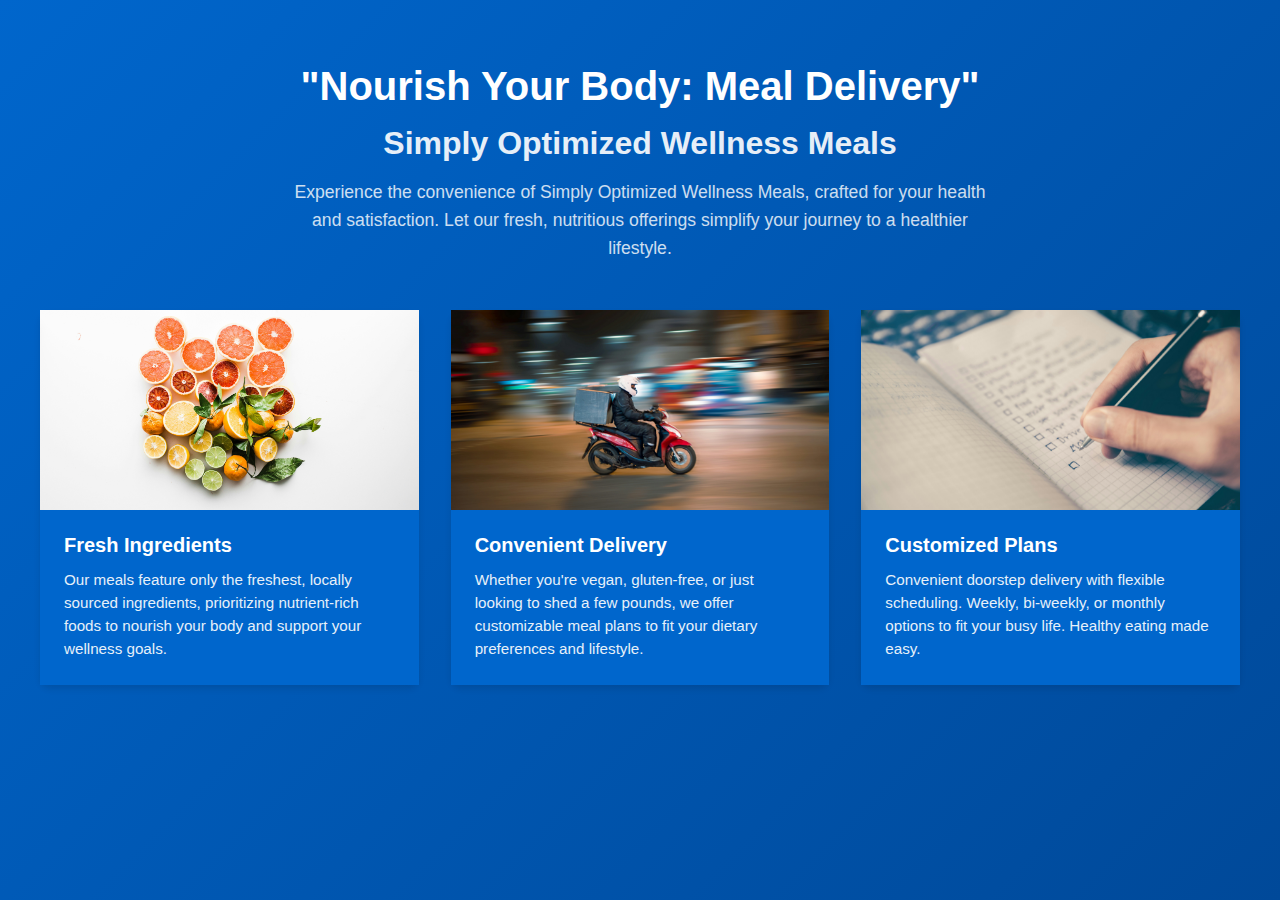
<file: Card_feature/index.html>
<!DOCTYPE html>
<html lang="en">
<head>
    <meta charset="UTF-8">
    <meta name="viewport" content="width=device-width, initial-scale=1.0">
    <link rel="stylesheet" href="style.css">
    <title>Document</title>
</head>
<body>
    <section class="feature-section">
      <div class="container">
        <div class="header">
          <h1>"Nourish Your Body: Meal Delivery"</h1>
          <h2>Simply Optimized Wellness Meals</h2>
          <p>Experience the convenience of Simply Optimized Wellness Meals, crafted for your health and satisfaction. Let our fresh, nutritious offerings simplify your journey to a healthier lifestyle.</p>
        </div>
  
        <div class="cards-grid">
          <div class="card">
            <div class="card-image">
              <img src="Assets/Images/Fresh Ingredients.jpg" alt="Fresh Ingredients">
            </div>
            <div class="card-content">
              <h3>Fresh Ingredients</h3>
              <p>Our meals feature only the freshest, locally sourced ingredients, prioritizing nutrient-rich foods to nourish your body and support your wellness goals.</p>
            </div>
          </div>
  
          <div class="card">
            <div class="card-image">
              <img src="Assets/Images/Convenient Delivery.jpg" alt="Convenient Delivery">
            </div>
            <div class="card-content">
              <h3>Convenient Delivery</h3>
              <p>Whether you're vegan, gluten-free, or just looking to shed a few pounds, we offer customizable meal plans to fit your dietary preferences and lifestyle.</p>
            </div>
          </div>
  
          <div class="card">
            <div class="card-image">
              <img src="Assets/Images/Customized Plans.jpg" alt="Customized Plans">
            </div>
            <div class="card-content">
              <h3>Customized Plans</h3>
              <p>Convenient doorstep delivery with flexible scheduling. Weekly, bi-weekly, or monthly options to fit your busy life. Healthy eating made easy.</p>
            </div>
          </div>
        </div>
      </div>
    </section>
  </body>
</html>
</file>
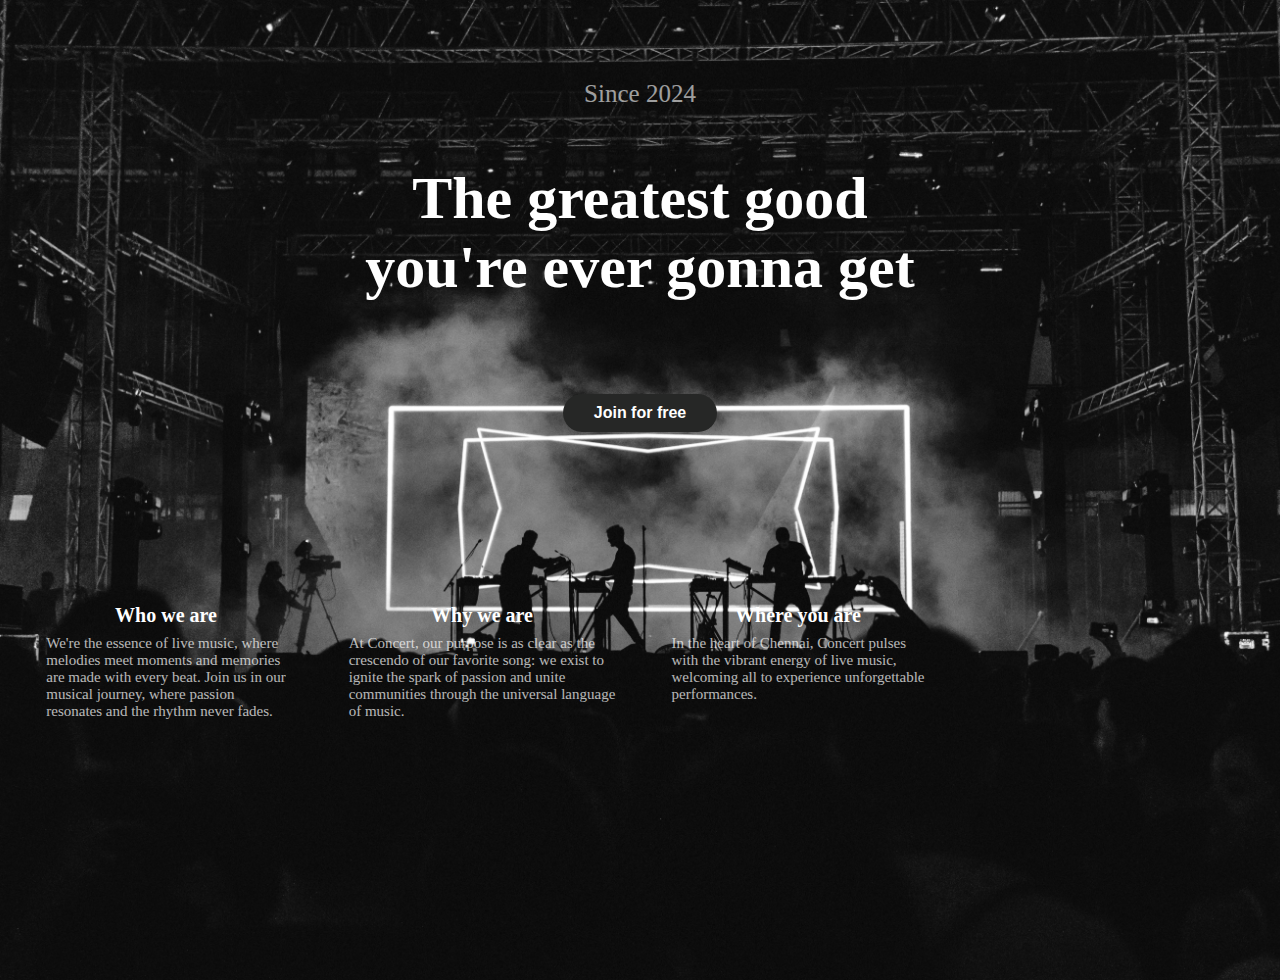
<file: landing-page-with-features/index.html>
<!DOCTYPE html>
<html lang="en">
<head>
    <meta charset="UTF-8">
    <meta name="viewport" content="width=device-width, initial-scale=1.0">
    <link rel="stylesheet" href="style.css">
    <title>Document</title>
</head>
<body>
    <section class="feature-section">
        <header>
            <p>Since 2024</p>
        </header>
        <div class="container">
            <h1>The greatest good <br> you're ever gonna get</h1>
        </div>
        <div class="container2">
            <button class="buttonn">Join for free</button>
        </div>
        <div class="card-grid">
            <div class="card">
                <div class="content">
                    <h2>Who we are</h2>
                    <p>We're the essence of live music, where <br> melodies meet moments and memories <br> are made with every beat. Join us in our <br> musical journey, where passion <br> resonates and the rhythm never fades.</p>
                </div>
            </div>
            <div class="card">
                <div class="content">
                    <h2>Why we are</h2>
                    <p>At Concert, our purpose is as clear as the <br> crescendo of our favorite song: we exist to <br> ignite the spark of passion and unite <br> communities through the universal language <br> of music.</p>
                </div>
            </div>
            <div class="card">
                <div class="content">
                    <h2>Where you are</h2>
                    <p>In the heart of Chennai, Concert pulses <br> with the vibrant energy of live music, <br> welcoming all to experience unforgettable<br> performances.</p>
                </div>
            </div>
        </div>
    </section>
</body>
</html>
</file>
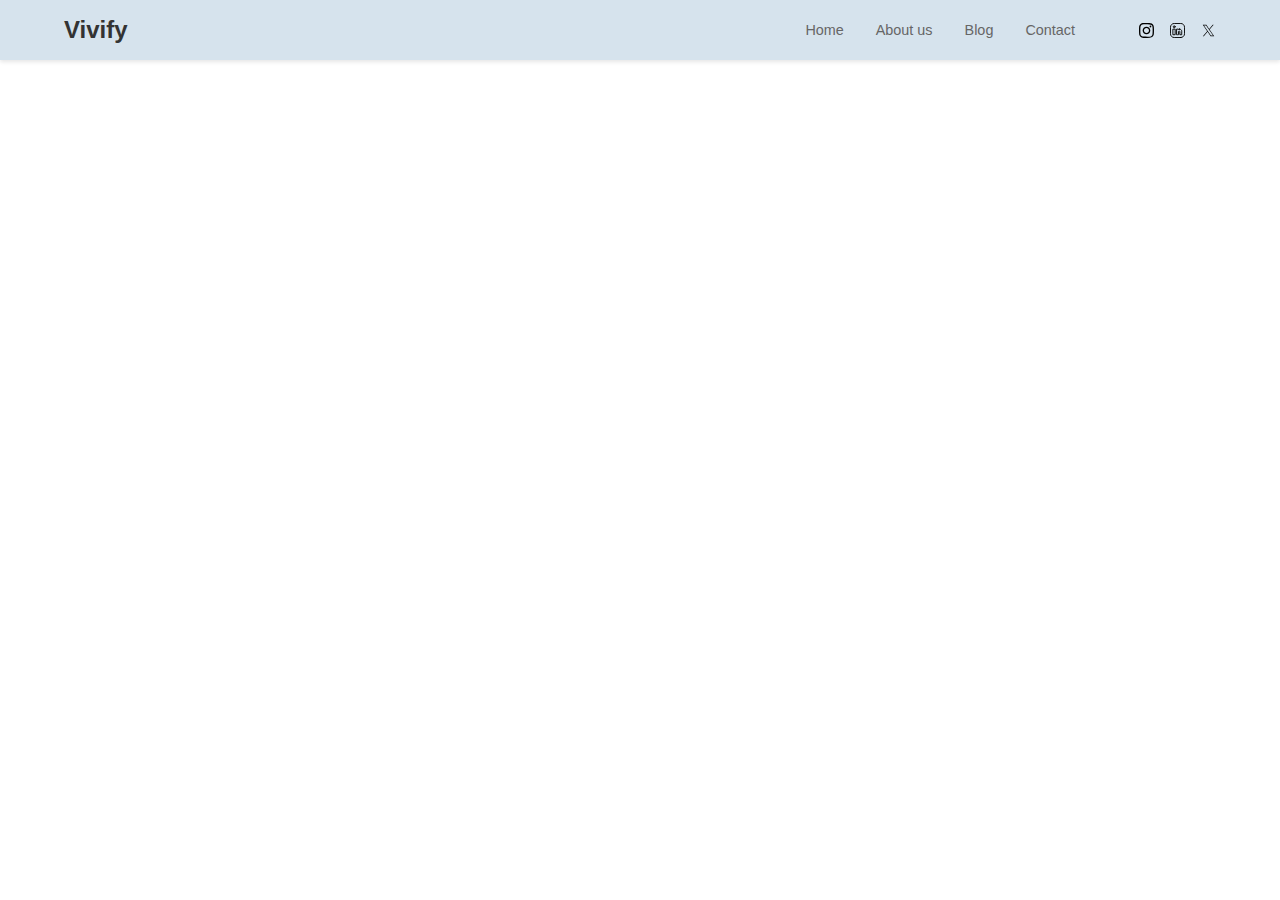
<file: Navbar/index.html>
<!DOCTYPE html>
<html lang="en">
<head>
    <meta charset="UTF-8">
    <style>
        * {
            margin: 0;
            padding: 0;
            box-sizing: border-box;
        }

        .navbar {
            display: flex;
            justify-content: space-between;
            align-items: center;
            padding: 1rem 5%;
            background-color: #D6E3ED;
            box-shadow: 0 2px 4px rgba(0, 0, 0, 0.1);
        }

        .logo {
            font-size: 1.5rem;
            font-weight: bold;
            color: #333;
            text-decoration: none;
            font-family: Arial, sans-serif;
        }

        .nav-links {
            display: flex;
            gap: 2rem;
            align-items: center;
        }

        .nav-links a {
            text-decoration: none;
            color: #666;
            font-family: Arial, sans-serif;
            font-size: 0.9rem;
            transition: color 0.3s ease;
        }

        .nav-links a:hover {
            color: #333;
        }

        .social-icons {
            display: flex;
            gap: 1rem;
            margin-left: 2rem;
        }

        .social-icons a {
            color: #666;
            text-decoration: none;
        }

        .social-icons a:hover {
            color: #333;
        }
    </style>
</head>
<body>
    <nav class="navbar">
        <a href="/" class="logo">Vivify</a>
        <div class="nav-links">
            <a href="/">Home</a>
            <a href="/about">About us</a>
            <a href="/blog">Blog</a>
            <a href="/contact">Contact</a>
            <div class="social-icons">
                <img src="Assets/Icons/Insta.svg" width="15px" height="15px" alt="">
                <img src="Assets/Icons/LinkedIn.svg" width="15px" height="15px" alt="">
                <img src="Assets/Icons/Twitter.svg" width="15px" height="15px" alt="">
            </div>
        </div>
    </nav>
</body>
</html>
</file>
<file: Card_feature/style.css>
* {
    margin: 0;
    padding: 0;
    box-sizing: border-box;
  }

  body {
    font-family: Arial, sans-serif;
  }

  .feature-section {
    padding: 4rem 2rem;
    background: linear-gradient(135deg, #0066cc, #004999);
    min-height: 100vh;
  }

  .container {
    max-width: 1200px;
    margin: 0 auto;
  }

  .header {
    text-align: center;
    color: white;
    margin-bottom: 3rem;
  }

  .header h1 {
    font-size: 2.5rem;
    margin-bottom: 1rem;
  }

  .header h2 {
    font-size: 2rem;
    margin-bottom: 1rem;
    opacity: 0.9;
  }

  .header p {
    font-size: 1.1rem;
    max-width: 700px;
    margin: 0 auto;
    opacity: 0.8;
    line-height: 1.6;
  }

  .cards-grid {
    display: grid;
    grid-template-columns: repeat(auto-fit, minmax(300px, 1fr));
    gap: 2rem;
  }

  .card {
    background: white;
    border-radius: 10px;
    /* overflow: hidden; */
    box-shadow: 0 4px 6px rgba(0, 0, 0, 0.1);
    transition: transform 0.3s ease;
  }

  .card:hover {
    transform: translateY(-5px);
  }

  .card-image {
    height: 200px;
    overflow: hidden;
  }

  .card-image img {
    width: 100%;
    height: 100%;
    object-fit: cover;
  }

  .card-content {
    padding: 1.5rem;
    background: #0066cc;
    color: white;
  }

  .card-content h3 {
    font-size: 1.25rem;
    margin-bottom: 0.75rem;
  }

  .card-content p {
    font-size: 0.95rem;
    line-height: 1.5;
    opacity: 0.9;
  }
</file>
<file: landing-page-with-features/style.css>
* {
    margin: 0;
    padding: 0;
    box-sizing: border-box;
}

body {
    background-image: url('Assets/Images/Background.jpg');
    background-position: center;
    background-repeat: no-repeat;
    background-size: cover; 
    height: 100vh; 
}

header p {
    color: white;
    font-size: 25px;
    text-align: center;
    margin-top: 5rem;
    opacity: 0.6;
}

.container h1{
    color: white;
    font-size: 60px;
    text-align: center;
    margin-top: 3.5rem;
}

.container2 {
    display: flex;
    justify-content: center;
    align-items: center;
    height: 30vh;
}

.buttonn {
    padding: 10px 20px 10px 20px;
    font-size: 16px;
    cursor: pointer;
    margin-bottom: 3rem;
    width: 12%;
}

button {
    background-color: #262726;
    color: white;
    border: none;
    border-radius: 20px;
    font-weight: bold;
}

.card-grid {
    display: grid;
    grid-template-columns: repeat(auto-fill, minmax(300px, 1fr));
    gap: 1rem;
    padding: 1rem;
    margin-top: 1rem;
}

.content h2{
    text-align: center;
    font-size: 20px;
    color: white;
}

.content p{
    display: flex;
    padding-top: 0.5rem;
    text-align:justify;
    justify-content: center;
    font-size: 15px;
    color: white;
    opacity: 0.7;
}
</file>
